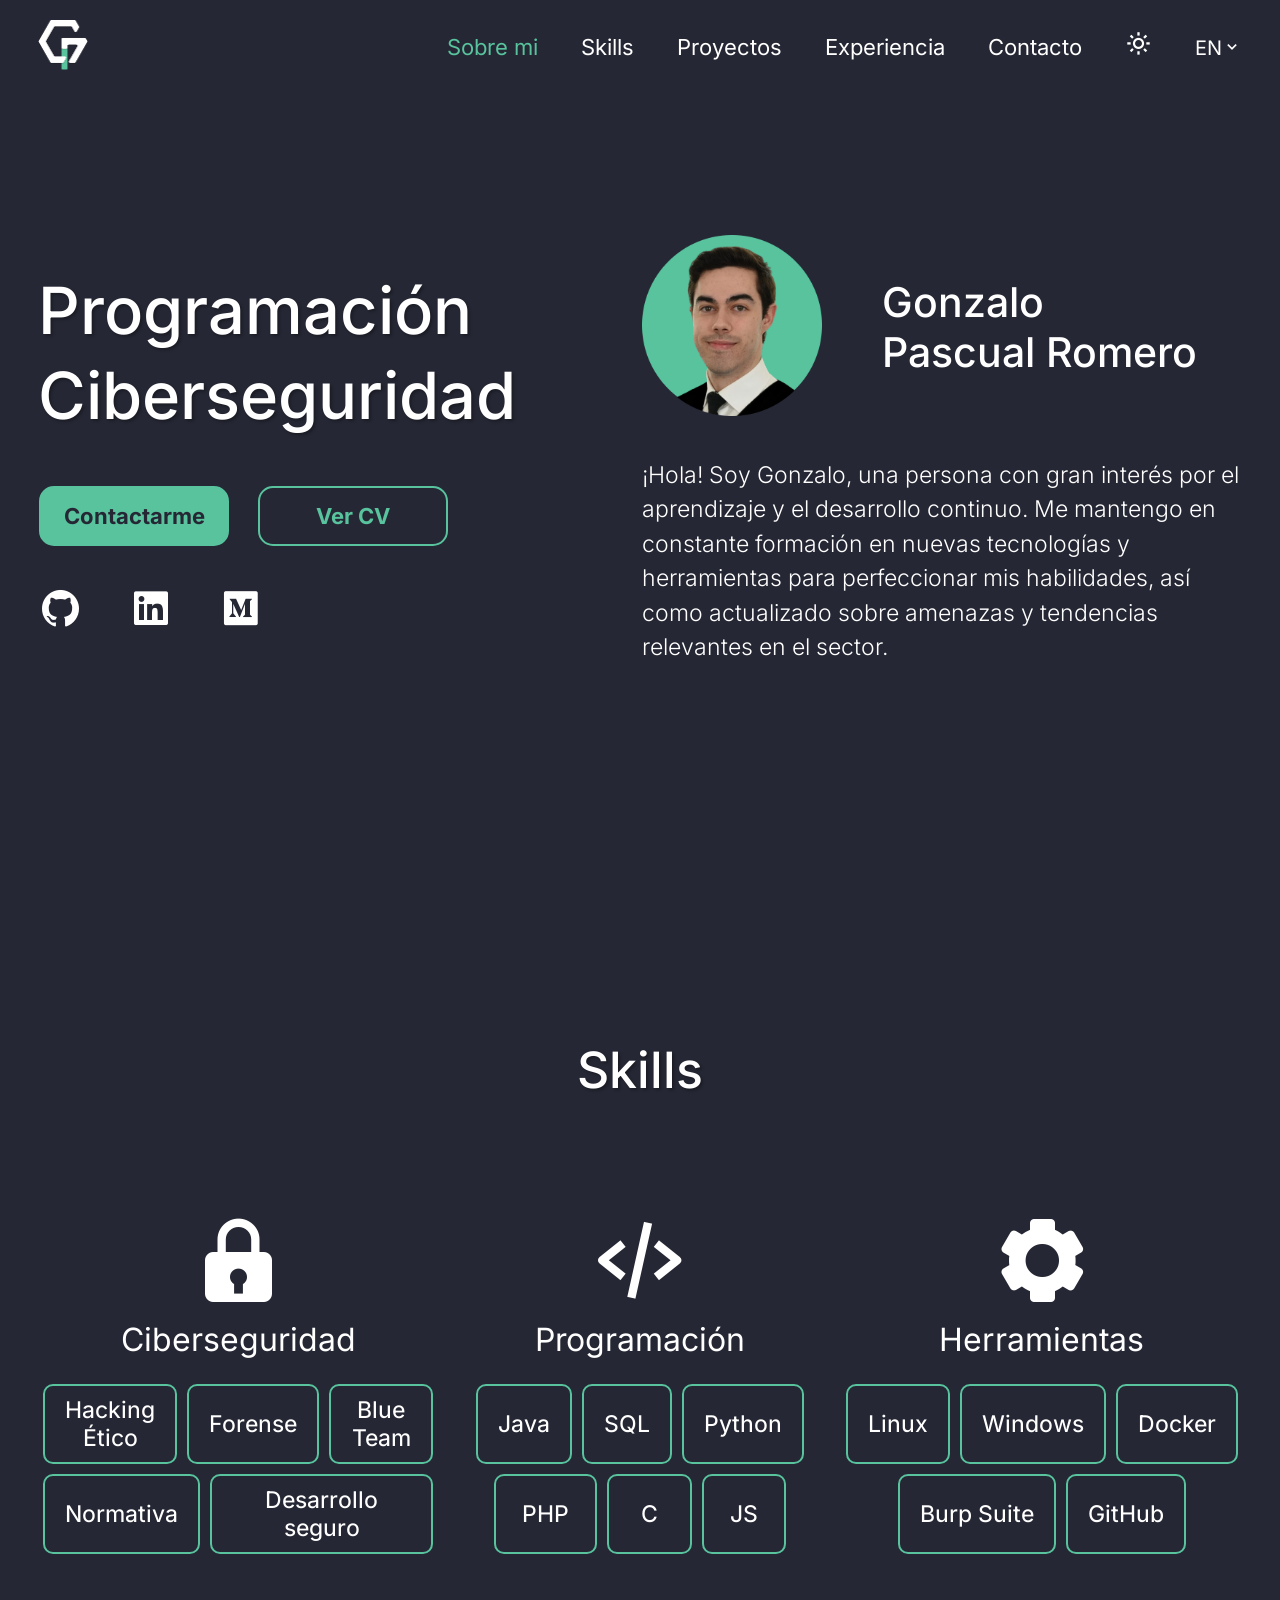
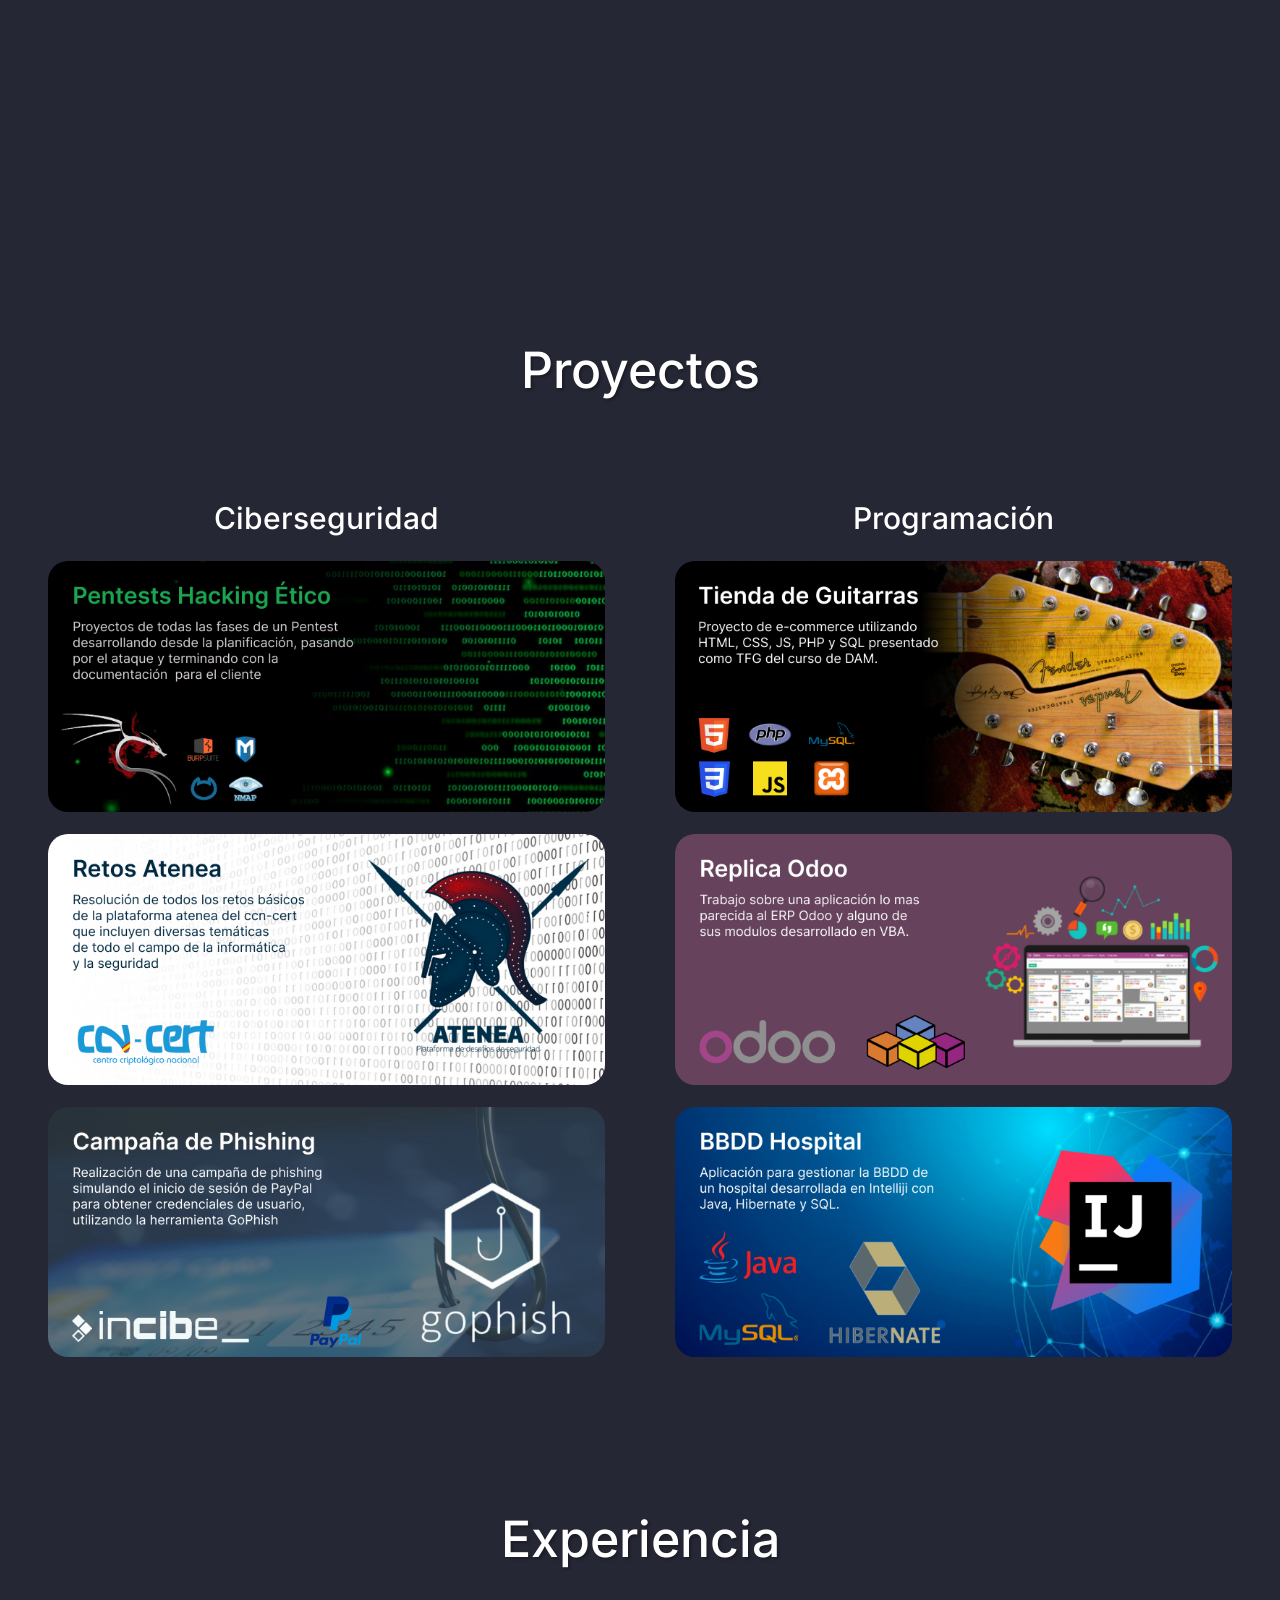
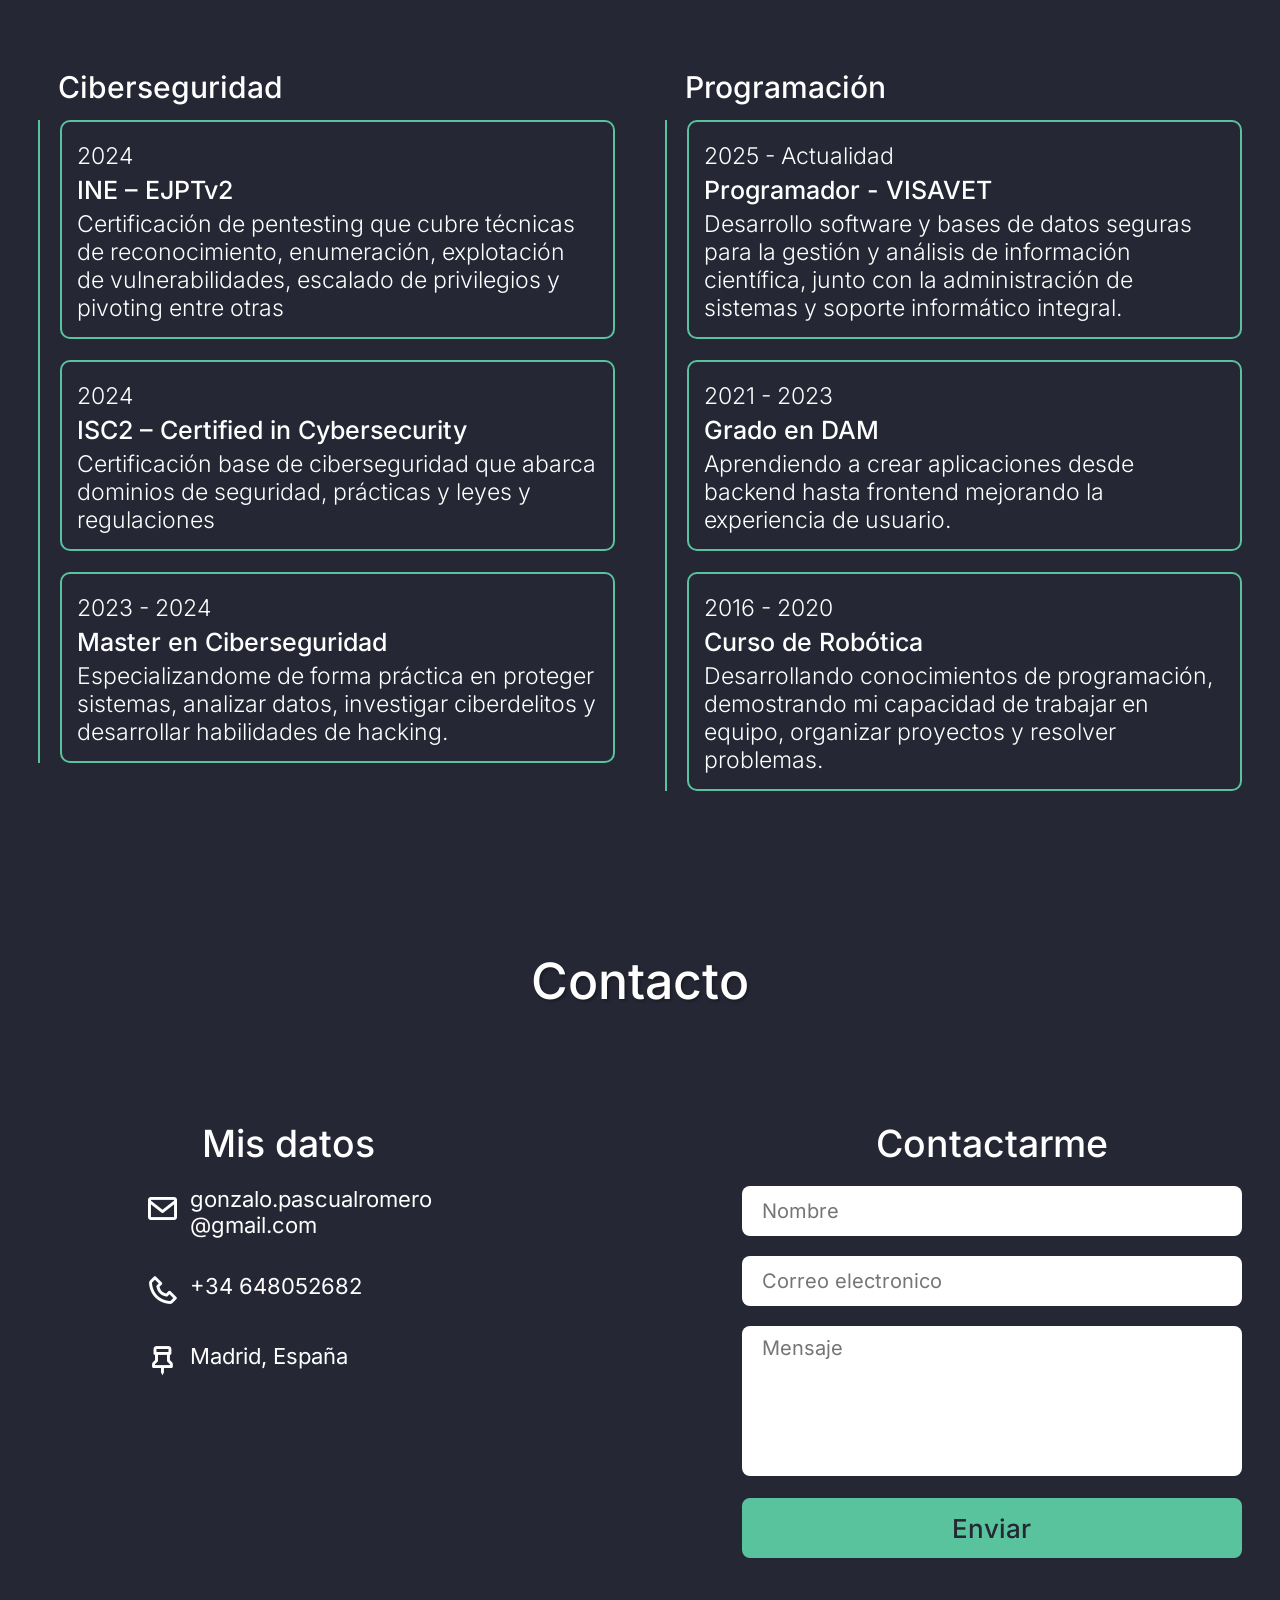
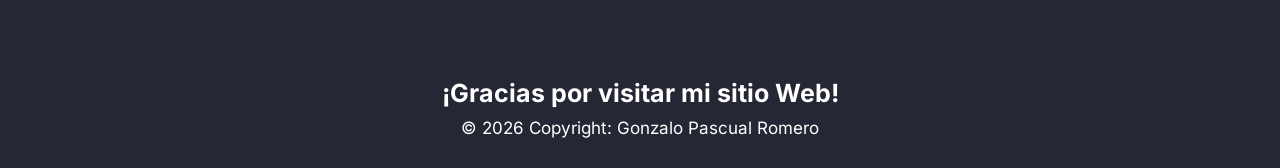
<file: apps/porfolio/index.html>
<!DOCTYPE html>
<html lang="es">

<head>
    <meta charset="UTF-8">
    <meta name="viewport" content="width=device-width, initial-scale=1.0">
    <meta name="description" content="Portfolio de Gonzalo Pascual Romero, ingeniero de software especializado en ciberseguridad y desarrollo seguro.">
    <meta name="author" content="Gonzalo Pascual Romero">
    <meta name="theme-color" content="#252734">
    <meta property="og:type" content="website">
    <meta property="og:title" content="Gonzalo Pascual Romero">
    <meta property="og:description" content="Ingeniero de software especializado en ciberseguridad y desarrollo seguro.">
    <meta property="og:url" content="https://gonzalopascual.es/">
    <meta property="og:image" content="https://gonzalopascual.es/imagenes/foto.png">
    <meta property="og:locale" content="es_ES">
    <link rel="shortcut icon" href="imagenes/gblanco.png" />
    <link rel="stylesheet" href="css/navbar.css">
    <link rel="stylesheet" href="css/home.css">
    <link rel="stylesheet" href="css/skills.css">
    <link rel="stylesheet" href="css/formacion.css">
    <link rel="stylesheet" href="css/proyectos.css">
    <link rel="stylesheet" href="css/contacto.css">
    <link rel="stylesheet" href="css/responsive.css">
    <link rel="stylesheet" href="css/estrellas.css">
    <title>Gonzalo Pascual</title>
    <!-- ICONOS -->
    <link rel="stylesheet" href="vendor/boxicons/css/boxicons.min.css">

</head>

<body class="cambiocolor">
    <!-- BARRA DE NAVEGACIÓN -->
    <header class="header">
        <a href="#home" class="logo" id="logo_color"><img class="logo"
                src="imagenes/gblancosinfondo.png" alt="Logo de Gonzalo Pascual"><span class="animate" style="--i:1;"></span></a>
        <div class="bx bx-menu" id="menu-icon"><span class="animate" style="--i:2;"></span></div>
        <nav class="navbar">
            <a href="#home" class="active" id="casa">Sobre mi</a>
            <a href="#skills">Skills</a>
            <a href="#proyects" id="proyectos">Proyectos</a>
            <a href="#formacion" id="formation">Experiencia</a>
            <a href="#contacto" id="contact">Contacto</a>
            <label for="toggle" id="label_toggle" class="solluna"><i class='bx bx-sun'></i></label>
            <input type="checkbox" id="toggle">
            <label for="toggle_idioma" id="idioma_toggle" class="idioma">EN<i class='bx bx-chevron-down'></i></label>
            <input type="checkbox" id="toggle_idioma">
            <span class="animate" style="--i:2;"></span>
        </nav>
    </header>
    <main>

        <!-- SOBRE MI -->
        <section class="home animated-section" id="home">
            <span class="estrella"></span>
            <span class="estrella"></span>
            <span class="estrella"></span>
            <span class="estrella"></span>
            <span class="estrella"></span>
            <span class="estrella"></span>
            <div class="home-content">
                <h1 class="sombra" id="trabajo">Programación<br>Ciberseguridad<span class="animate"></span></h1>
                <div class="botones">
                    <a href="#contacto" id="contactarme" class="btn">Contactarme</a>
                    <a href="CV_Gonzalo_Pascual_Romero_2024.pdf" id="curriculum" class="btn" target="_blank" rel="noopener noreferrer">Ver CV</a>
                </div>
                <div class="social">
                    <a href="https://github.com/gonzalo-pascual" target="_blank" rel="noopener noreferrer"><i class='bx bxl-github'></i></a>
                    <a href="https://www.linkedin.com/in/gonzalo-pascual-romero" target="_blank" rel="noopener noreferrer"><i
                            class='bx bxl-linkedin-square'></i></a>
                    <a href="https://medium.com/@gonzalo.pascualromero" target="_blank" rel="noopener noreferrer"><i
                            class='bx bxl-medium-square'></i></a>
                </div>
            </div>
            <div class="home-content">
                <div class="elguapo">
                    <div id="imgyo"><img class="imgyo" src="imagenes/foto.png" alt="Foto de Gonzalo Pascual"></div>
                    <h3 id="loquesoy">Gonzalo<br>Pascual Romero</h3>
                    <span class="animate" style="--i:2;"></span>
                </div>
                <div class="texto">
                    <p id="textosobremi">¡Hola! Soy Gonzalo, una persona con gran interés por el
                        aprendizaje y el desarrollo continuo. Me mantengo en constante formación
                        en nuevas tecnologías y herramientas para perfeccionar mis habilidades,
                        así como actualizado sobre amenazas y tendencias relevantes en el sector.
                    </p>
                </div>

            </div>
        </section>

        <!-- SKILLS -->
        <section class="skills" id="skills">
            <div class="centrado">
                <div class="titulo">
                    <h1>Skills</h1>
                </div>
                <div class="contenedorcartas">
                    <div class="cartas">
                        <i class='bx bxs-lock'></i>
                        <h3 id="ciberseguridad">Ciberseguridad</h3>
                        <div class="articulos">
                            <div class="cuadro">
                                <h4 id="hacking">Hacking Ético</h4>
                                <p id="hackingtexto" class="textocuadro">-Informes de pentest<br>-Kali Linux<br>-Nmap /
                                    Netcat<br>-Burp Suite<br>-Metasploit</p>
                            </div>
                            <div class="cuadro">
                                <h4 id="forense" class="tamañocarta">Forense</h4>
                                <p id="forensetexto" class="textocuadro">-Informes periciales<br>-Cadena de
                                    custodia<br>-Herramientas forenses<br>-Recuperación de datos<br>-Obtención de
                                    evidencia</p>
                            </div>
                            <div class="cuadro">
                                <h4 id="blueteam">Blue Team</h4>
                                <p id="blueteamtexto" class="textocuadro">-Bastionado de redes y
                                    sistemas<br>-Segmentación de redes<br>-Cifrados<br>-Gestión de cuentas</p>
                            </div>
                        </div>
                        <div class="articulos">
                            <div class="cuadro">
                                <h4 id="normativa" class="tamañocarta">Normativa</h4>
                                <p id="normativatexto" class="textocuadro">-RGPD<br>-ENS<br>-Convenio de
                                    budapest<br>-ISO 27000 / 22300<br>-ISO 42001</p>
                            </div>
                            <div class="cuadro">
                                <h4 id="produccion">Desarrollo seguro</h4>
                                <p id="producciontexto" class="textocuadro">-Analisis de
                                    código<br>-Vulnerabilidades<br>-SQLI / XSS<br>-SecDevOps<br>-Docker</p>
                            </div>
                        </div>
                    </div>
                    <div class="cartas">
                        <i class='bx bx-code-alt'></i>
                        <h3 id="programacion">Programación</h3>
                        <div class="articulos">
                            <div class="cuadro">
                                <h4 class="tamañocarta">Java</h4>
                                <p id="javatexto" class="textocuadro">-POO<br>-Threads<br>-Manejo de
                                    excepciones<br>-Colecciones<br>-Swing</p>
                            </div>
                            <div class="cuadro">
                                <h4 class="tamañocarta">SQL</h4>
                                <p id="sqltexto" class="textocuadro">-PLSQL<br>-Consultas
                                    avanzadas<br>-Vistas<br>-Triggers<br>-CRUD</p>
                            </div>
                            <div class="cuadro">
                                <h4 class="tamañocarta">Python</h4>
                                <p id="pythontexto" class="textocuadro">-POO<br>-Tipo de datos<br>-Expresiones
                                    regulares<br>-Módulos y paquetes<br>-Manejo de excepciones</p>
                            </div>
                        </div>
                        <div class="articulos">
                            <div class="cuadro">
                                <h4 class="tamañocarta">&nbsp;PHP&nbsp;</h4>
                                <p id="phptexto" class="textocuadro">-Formularios<br>-Sesiones<br>-Manejo de
                                    errores<br>-Expresiones regulares<br>-Seguridad</p>
                            </div>
                            <div class="cuadro">
                                <h4 class="tamañocarta">&nbsp;&nbsp;C&nbsp;&nbsp;</h4>
                                <p id="ctexto" class="textocuadro">
                                    -Arrays<br>-Punteros<br>-Funcines<br>-Librerias<br>-Depuracións</p>
                            </div>
                            <div class="cuadro">
                                <h4 class="tamañocarta">&nbsp;JS&nbsp;</h4>
                                <p id="jstexto" class="textocuadro">-Funcines<br>-Manejo de
                                    eventos<br>-DOM<br>-Frameworks<br>-JSON</p>
                            </div>
                        </div>
                    </div>
                    <div class="cartas herramientas">
                        <i class='bx bxs-cog'></i>
                        <h3 id="herramientastexto">Herramientas</h3>
                        <div class="articulos">
                            <div class="cuadro">
                                <h4 class="tamañocarta">Linux</h4>
                                <p id="linuxtexto" class="textocuadro">-Ubuntu Server<br>-Kali Linux<br>-Snort<br>-Shell
                                    scripting<br>-Gestion de paquetes</p>
                            </div>
                            <div class="cuadro">
                                <h4 class="tamañocarta">Windows</h4>
                                <p id="windowstexto" class="textocuadro">-Windows
                                    Server<br>-IIS<br>-CMD/PowerShell<br>-Monitoreo y gestión<br>-Active Directory</p>
                            </div>
                            <div class="cuadro">
                                <h4 class="tamañocarta">Docker</h4>
                                <p id="dockertexto" class="textocuadro">-Gestionar contenedores<br>-Desarrollo y
                                    pruebas<br>-Control de versiones<br>-CI/CD<br>-Monitorización</p>
                            </div>
                        </div>
                        <div class="articulos">
                            <div class="cuadro">
                                <h4 class="tamañocarta">Burp Suite</h4>
                                <p id="burpsuitetexto" class="textocuadro">-SQL Injectión<br>-XSS<br>-Manipulación
                                    HTTP<br>-Fuerza bruta<br>-Análisis de código</p>
                            </div>
                            <div class="cuadro">
                                <h4 class="tamañocarta">GitHub</h4>
                                <p id="githubtexto" class="textocuadro">-Gestión de repositorios<br>-Control de
                                    versiones<br>-Pull requests<br>-Branches<br>-GitHub Pages</p>
                            </div>
                        </div>
                    </div>
                </div>
            </div>
        </section>

        <!-- Proyectos -->
        <section id="proyects" class="proyecto">
            <div class="titulo">
                <h1 id="proyectos1">Proyectos</h1>
            </div>
            <div class="proyecto-row">
                <div class="proyecto-column">
                    <h3 id="ciberseguridad1" class="title">Ciberseguridad</h3>
                    <div class="proyecto-content">
                        <div class="content">
                            <a id="hackingetico"
                                href="https://github.com/Gonzalo-Pascual/Ciberseguridad/tree/main/Hacking%20%C3%89tico/Pentesting"
                                target="_blank" rel="noopener noreferrer">
                                <img src="imagenes/hackingetico.png" alt="Proyecto de Hacking Ético y Pentesting" loading="lazy">
                            </a>
                        </div>
                    </div>
                    <div class="proyecto-content">
                        <div class="content">
                            <a id="atenea"
                                href="https://github.com/Gonzalo-Pascual/Ciberseguridad/tree/main/Hacking%20%C3%89tico/Practicas"
                                target="_blank" rel="noopener noreferrer">
                                <img src="imagenes/atenea.png" alt="Prácticas de Hacking Ético en Atenea" loading="lazy">
                            </a>
                        </div>
                    </div>
                    <div class="proyecto-content">
                        <div class="content">
                            <a id="phishing"
                                href="https://github.com/Gonzalo-Pascual/Ciberseguridad/tree/main/Incidentes%20de%20ciberseguridad"
                                target="_blank" rel="noopener noreferrer">
                                <img src="imagenes/phishing.png" alt="Análisis de incidente de phishing" loading="lazy">
                            </a>
                        </div>
                    </div>
                </div>

                <div class="proyecto-column">
                    <h3 id="programacion1" class="title">Programación</h3>
                    <div class="proyecto-content">
                        <div class="content">
                            <a id="guitarra" href="https://github.com/Gonzalo-Pascual/DAM/tree/main/TFG"
                                target="_blank" rel="noopener noreferrer">
                                <img src="imagenes/guitarra.png" alt="Tienda de guitarras (TFG)" loading="lazy">
                            </a>
                        </div>
                    </div>
                    <div class="proyecto-content">
                        <div class="content">
                            <a id="odoo"
                                href="https://github.com/Gonzalo-Pascual/DAM/tree/main/SGE/Odoo-GonzaloPascualRomero"
                                target="_blank" rel="noopener noreferrer">
                                <img src="imagenes/odoo.png" alt="Réplica del ERP Odoo" loading="lazy">
                            </a>
                        </div>
                    </div>
                    <div class="proyecto-content">
                        <div class="content">
                            <a id="bbdd"
                                href="https://github.com/Gonzalo-Pascual/DAM/tree/main/Acceso%20a%20Datos/FinalBBDD-Hibernate_GonzaloPascualRomero"
                                target="_blank" rel="noopener noreferrer">
                                <img src="imagenes/bbdd.png" alt="Base de datos de un hospital" loading="lazy">
                            </a>
                        </div>
                    </div>
                </div>
            </div>
        </section>


        <!-- FORMACIÓN -->
        <section class="education" id="formacion">
            <div class="titulo">
                <h1 id="formacion1">Experiencia</h1>
            </div>
            <div class="education-row">
                <div class="education-column">
                    <h3 class="title" id="ciberseguridad2">Ciberseguridad</h3>
                    <div class="education-box line">
                        <div class="education-content">
                            <div class="content">
                                <div class="anio">
                                    <p>2024</p>
                                </div>
                                <h3 id="ine">INE – EJPTv2</h3>
                                <p id="inetexto">Certificación de pentesting que cubre técnicas de reconocimiento,
                                    enumeración, explotación de vulnerabilidades, escalado de privilegios y pivoting
                                    entre otras </p>
                            </div>
                        </div>
                    </div>
                    <div class="education-box line">
                        <div class="education-content">
                            <div class="content">
                                <div class="anio">
                                    <p>2024</p>
                                </div>
                                <h3 id="isc2">ISC2 – Certified in Cybersecurity</h3>
                                <p id="isc2texto">Certificación base de ciberseguridad que abarca dominios de seguridad,
                                    prácticas y leyes y regulaciones </p>
                            </div>
                        </div>
                    </div>
                    <div class="education-box">
                        <div class="education-content">
                            <div class="content">
                                <div class="anio">
                                    <p>2023 - 2024</p>
                                </div>
                                <h3 id="master">Master en Ciberseguridad</h3>
                                <p id="mastertexto">Especializandome de forma práctica en proteger sistemas, analizar
                                    datos, investigar ciberdelitos y desarrollar habilidades de hacking.
                                </p>
                            </div>
                        </div>
                    </div>
                </div>
                <div class="education-column">
                    <h3 id="programacion2" class="title">Programación</h3>
                    <div class="education-box line">
                        <div class="education-content">
                            <div class="content">
                                <div class="anio">
                                    <p id="visavetanio" >2025 - Actualidad</p>
                                </div>
                                <h3 id="visavet">Programador - VISAVET</h3>
                                <p id="visavettexto">Desarrollo software y bases de datos seguras para la gestión
                                    y análisis de información científica, junto con la administración de sistemas y soporte informático integral.

                                </p>
                            </div>
                        </div>
                    </div>
                    <div class="education-box line">
                        <div class="education-content">
                            <div class="content">
                                <div class="anio">
                                    <p>2021 - 2023</p>
                                </div>
                                <h3 id="dam">Grado en DAM</h3>
                                <p id="damtexto">Aprendiendo a crear aplicaciones desde backend hasta frontend
                                    mejorando la experiencia de usuario.

                                </p>
                            </div>
                        </div>
                    </div>
                    <div class="education-box">
                        <div class="education-content">
                            <div class="content">
                                <div class="anio">
                                    <p>2016 - 2020</p>
                                </div>
                                <h3 id="robotica">Curso de Robótica</h3>
                                <p id="roboticatexto"> Desarrollando conocimientos de programación, demostrando mi capacidad de
                                    trabajar en equipo, organizar proyectos y resolver problemas.

                                </p>
                            </div>
                        </div>
                    </div>
                </div>
            </div>
        </section>



        <!-- CONTACTO -->
        <section class="contacto" id="contacto">
            <div class="centrado">
                <div class="titulo">
                    <h1 id="contact1">Contacto</h1>
                </div>
                <div class="contacto-contenido">
                    <div class="misdatos">
                        <div class="nombre">
                            <h3 id="misdatos">Mis datos</h3>
                        </div>
                        <div class="contenidodatos">
                            <div class="centradotexto">
                                <div class="iconotexto">
                                    <i class='bx bx-envelope correo'></i>
                                    <h4>gonzalo.pascualromero<br>@gmail.com</h4>
                                </div>
                                <div class="iconotexto">
                                    <i class='bx bx-phone'></i>
                                    <h4>+34 648052682</h4>
                                </div>
                                <div class="iconotexto">
                                    <i class='bx bx-pin'></i>
                                    <h4 id="locationtext">Madrid, España</h4>
                                </div>
                            </div>
                        </div>
                    </div>
                    <div class="misdatos">
                        <div class="nombre">
                            <h3 id="contactarme1">Contactarme</h3>
                        </div>
                        <form action="https://formspree.io/f/xqkvbzql" method="POST" class="contenidodatos">
                            <div id="formulario">
                                <input type="text" name="name" id="nomretexto" class="inputdatos" placeholder="Nombre" aria-label="Nombre">
                                <input type="email" name="email" class="inputdatos" placeholder="Correo electronico" aria-label="Correo electrónico">
                                <textarea name="message" placeholder="Mensaje" class="textdatos" cols="30"
                                    rows="10" aria-label="Mensaje"></textarea>
                            </div>
                            <button id="send" class="botondatos">Enviar</button>
                        </form>
                    </div>
                </div>
            </div>
            <footer>
                <h2 id="gracias">¡Gracias por visitar mi sitio Web!</h2>
                <h3>© <span id="anio"></span> Copyright: Gonzalo Pascual Romero</h3>
            </footer>
        </section>
    </main>
    <!-- FOOTER -->

    <!-- ENLACE JS -->
    <script src="js/script.js"></script>
</body>

</html>
</file>
<file: apps/porfolio/css/navbar.css>
@font-face {
    font-family: 'Inter';
    font-style: normal;
    font-weight: 100 900;
    font-display: swap;
    src: url('../vendor/fonts/inter-latin-wght-normal.woff2') format('woff2');
}


* {
    margin: 0;
    padding: 0;
    box-sizing: border-box;
    text-decoration: none;
    border: none;
    outline: none;
    scroll-behavior: smooth;
    font-family: 'Inter', sans-serif;

}

:root {
    --fondo-oscuro: #D9DADF;
    --fondo-mas-oscuro: #D9DADF;
    --contraste: #007663;
    --negro: #fff;
    --blanco: #000;
    --opacidad-baja: 0.1;
    --opacidad-alta: 1;
    --estrellas: 51, 54, 70;
}

.cambiocolor {
    --fondo-oscuro: #252734;
    --fondo-mas-oscuro: #252734;
    --fondo-claro: #F1F3FF;
    --contraste: #58C39D;
    --negro: #000;
    --blanco: #FFF;
    --opacidad-baja: 0.1;
    --opacidad-alta: 1;
    --estrellas: 204, 205, 211;
}

html {
    font-size: 62.5%;
    overflow-x: hidden;

}

body {
    background-color: var(--fondo-oscuro);
    color: var(--blanco);
}

.logo .animate,
.navbar .animate,
#menu-icon .animate,
.home.animated-section .animate {
    position: absolute;
    top: 0;
    right: 0;
    width: 100%;
    height: 100%;
    background-color: var(--fondo-oscuro);
    z-index: 98;
}

.animate {
    animation: showRight 1s ease forwards;
    animation-delay: calc(.3s * var(--i));
}

@keyframes showRight {
    100% {
        width: 0;
    }
}

.header {
    position: fixed;
    top: 0;
    left: 0;
    width: 100%;
    padding: 2rem 9%;
    background-color: var(--fondo-oscuro);
    display: flex;
    justify-content: space-between;
    align-items: center;
    z-index: 100;

}

#toggle,
#toggle_idioma {
    display: none;
}

.header.sticky {
    box-shadow: 0 .5rem 1rem rgba(0, 0, 0, .2);
    transition: .2s;
}

.logo {
    position: relative;
    width: 50px;
    height: 50px;

}

.imgyo {
    width: 180px;
}

.navbar {
    position: relative;
}

.navbar .solluna {
    font-size: 2.7rem;
    color: var(--blanco);
    font-weight: 400;
    align-items: center;
    margin-left: 4rem;
    transition: .3s;
    text-align: center;
}

.navbar .idioma {
    font-size: 2rem;
    color: var(--blanco);
    font-weight: 400;
    align-items: center;
    margin-left: 4rem;
    transition: .3s;
    text-align: center;
}

.navbar a {
    font-size: 2.2rem;
    color: var(--blanco);
    font-weight: 400;
    margin-left: 4rem;
    text-decoration: none;
    transition: .3s;
    align-items: flex-start;
}

.navbar a:hover,
.navbar a.active,
.navbar label:hover {
    color: var(--contraste);
}

#menu-icon {
    position: relative;
    font-size: 5rem;
    color: var(--blanco);
    cursor: pointer;
    display: none;
}
</file>
<file: apps/porfolio/css/home.css>
section {
    min-height: 100vh;
    padding: 10rem 9% 2rem;
    z-index: 1;
    overflow: hidden;
}

h1 {
    text-shadow: 2px 2px 3px rgba(0, 0, 0, .3);
    font-weight: 500;
}

.home {
    display: flex;
    align-items: center;
    justify-content: space-between;
    padding: 0 9%;
    overflow: hidden;
}

.home-content {
    max-width: 60rem;
}

.home-content h1 {
    font-size: 6.5rem;
    font-weight: 500;
    line-height: 1.3;
    margin-bottom: 3px;
}


#loquesoy {
    animation: cambioDeColor 4s forwards infinite alternate-reverse;
  }

  @keyframes cambioDeColor {
    0% {
      color: var(--blanco);
    }
    100% {
      color: var(--contraste);
    }
  }


.botones {
    position: relative;
    display: flex;
    justify-content: space-between;
    width: 41rem;
    height: 6rem;
}

.botones .btn {
    position: relative;
    display: inline-flex;
    justify-content: center;
    align-items: center;
    margin-top: 45px;
    margin-left: 1px;
    width: 19rem;
    height: 100%;
    background-color: var(--contraste);
    border: .2rem solid var(--contraste);
    border-radius: 1.5rem;
    font-size: 2.2rem;
    font-weight: 700;
    color: var(--fondo-oscuro);
    z-index: 1;
    overflow: hidden;
    transition: .5s;
}

.botones .btn:hover {
    color: var(--contraste);
}

.botones .btn:nth-child(2) {
    background: transparent;
    color: var(--contraste);
}

.botones .btn:nth-child(2):hover {
    color: var(--fondo-oscuro);
}

.botones .btn:nth-child(2)::before {
    background: var(--contraste);

}

.botones .btn::before {
    content: '';
    position: absolute;
    top: 0;
    left: 0;
    width: 0%;
    height: 100%;
    background: var(--fondo-oscuro);
    z-index: -1;
    transition: .5s;
}

.botones .btn:hover::before {
    width: 100%;
}

.social {
    margin-top: 85px;

    position: relative;
    display: inline-flex;
}

.social i {
    text-decoration: none;
    font-size: 4.5rem;
    margin-right: 45px;
    color: var(--blanco);

}

.social i:hover {
    color: var(--contraste);
    transition: .3s;
}

.elguapo {
    display: flex;
    justify-content: flex-start;
    align-items: center;
}

.elguapo h3 {
    margin-left: 6rem;
    font-weight: 500;
    font-size: 4.1rem;
}

.home-content p {
    margin-top: 4rem;
    font-weight: 300;
    font-size: 2.3rem;
    line-height: 1.5;
}

.mas {
    display: flex;
    justify-content: flex-start;
    margin-top: 40px;
    align-items: center;
}

.mas a,
.mas i {
    text-decoration: none;
    color: var(--contraste);
    font-size: 2.2rem;
    font-weight: 600;
    margin-right: 5px;
}
</file>
<file: apps/porfolio/css/skills.css>
/* SKILLS */

.skills {
    z-index: -1;
    display: flex;
    align-items: center;
    flex-direction: column;
}

.centrado {
    width: 100%;
    align-items: center;

}

.titulo {
    text-align: center;
    margin: 3rem 0 5rem 0;
}

.titulo h1 {
    font-size: 5rem;
    padding: 2rem 0 5rem 0;
}

.contenedorcartas {
    display: flex;
    justify-content: space-between;
    align-items: center;
    flex-wrap: wrap;
}

.contenedorcartas .cartas {
    display: block;
    align-items: center;
    text-align: center;
    width: 40rem;
    height: 36rem;
    position: relative;
}

.contenedorcartas .cartas h3,
.misdatos .nombre {
    margin-top: 1rem;
    margin-bottom: 2rem;
    font-size: 3.2rem;
    font-weight: 400;
}

.contenedorcartas .cartas i {
    margin-top: 1rem;
    font-size: 10rem;
}

.cartas .articulos {
    display: flex;
    justify-content: center;
    align-items: center;
}

.tamañocarta {
    height: 80px;
    line-height: 56px; 
}

.articulos h4 {
    padding: 1rem 2rem;
    margin: .5rem;
    font-size: 2.3rem;
    border: 2px solid var(--contraste);
    border-radius: 10px;
    text-align: center;
    font-weight: 450;
    position: relative; 
}

.articulos h4:hover {
    background-color: var(--contraste);
    color: var(--fondo-oscuro);
}


.cuadro {
    position: relative;
    display: inline-block;
    color: var(--blanco);
}

.cuadro:hover .textocuadro ,.cuadro:hover .textocuadro2 {
    display: block; 
}

.textocuadro {
    display: none;
    position: absolute;
    text-align: start;
    margin: 0;
    min-height: 100px;
    min-width: 220px; 
    top: -90%;
    left: 50%;
    transform: translate(-50%, -50%);
    background-color: rgba(0, 0, 0, 0.8); 
    color: white;
    padding: 0.5rem 1rem;
    border-radius: 5px;
    font-size: 1.8rem;
    z-index: 1; 
}
</file>
<file: apps/porfolio/css/formacion.css>
/* FORMACIÓN */

.tituloformacion {
    text-align: center;
    margin: 10rem 0 5rem 0;
}

.tituloformacion h1 {
    font-size: 5rem;
    padding: 2rem 0 0rem 0;
}

.education {
    display: flex;
    align-items: center;
    flex-direction: column;
    padding-bottom: 5rem;
}

.education .education-row {
    display: flex;
    flex-wrap: wrap;
    gap: 5rem;
}

.education-row .education-column {
    flex: 1 1 40rem;
}

.education-column .title {
    font-size: 3rem;
    margin: 0 0 1.5rem 2rem;
    font-weight: 500;
}

.content .link {
    text-decoration: none;
    color: var(--blanco);
}

.education-column .education-box {
    border-left: .2rem solid var(--contraste);
}

.education-column .line {
    padding-bottom: .1rem;
}

.education-box .education-content {
    position: relative;
    padding-left: 2rem;
}

.education-content .content {
    position: relative;
    padding: 1.5rem;
    border: .2rem solid var(--contraste);
    border-radius: 10px;
    margin-bottom: 2rem;
    
}

.education-content .content .anio {
    font-size: 1.5rem;
    color: var(--blanco);
    padding-bottom: .5rem;
}

.education-content .content h3 {
    font-size: 2.5rem;
    font-weight: 500;

}

.education-content .content p {
    font-size: 2.3rem;
    padding-top: .5rem;
    font-weight: 300;
}
</file>
<file: apps/porfolio/css/proyectos.css>
/* FORMACIÓN */
.proyecto{
    position: relative; /* Asegura que los elementos absolutos se posicionen relativos a esta sección */
    z-index: 0;}

.tituloformacion {
    text-align: center;
    margin: 10rem 0 5rem 0;
}

.tituloformacion h1 {
    font-size: 5rem;
    padding: 2rem 0 0rem 0;
}

.proyecto {
    display: flex;
    align-items: center;
    flex-direction: column;
    padding-bottom: 5rem;
}

.proyecto .proyecto-row {
    display: flex;
    flex-wrap: wrap;
    gap: 5rem;
}

.proyecto-row .proyecto-column {
    flex: 1 1 40rem;
}

.proyecto-column .title {
    font-size: 3rem;
    margin: 0 0 1.5rem;
    text-align: center;
    font-weight: 500;
}

.content .link {
    text-decoration: none;
    color: var(--blanco);
}


.proyecto-column .line {
    padding-bottom: .1rem;
}

.proyecto-box .proyecto-content {
    position: relative;
    padding-left: 2rem;
}

.proyecto-content .content{
    display: flex;
    justify-content: space-around;
}


.content img{
    width: 100%;
    padding: 1rem;
    transition: 0.4s ease-in-out;
    border-radius: 30px;
}

.proyecto-content .content:hover {
    transform: scale(1.04);
    transition: 0.4s ease-in-out;
}
</file>
<file: apps/porfolio/css/contacto.css>
/* CONTACTO */
.contacto {
    display: flex;
    align-items: center;
    flex-direction: column;
}

.centrado .contacto-contenido {
    align-items: flex-start;
    display: flex;
    justify-content: space-around;

}

.contacto-contenido .misdatos {
    justify-content: center;
    display: flex;
    flex-direction: column;
    width: 50rem;
    margin-bottom: 4rem;
}

.nombre h3 {
    text-align: center;
    font-weight: 500;

}

.misdatos .contenidodatos {
    justify-content: center;
    display: flex;
    flex-direction: column;
    align-items: center;
}

.contenidodatos .centradotexto {
    align-items: start;
}

.centradotexto .iconotexto {
    display: flex;
    justify-content: flex-start;
    align-items: flex-start;
    margin-bottom: 3.5rem;
}

.iconotexto h4 {
    font-size: 2.2rem;
    font-weight: 400;
}

.iconotexto i {
    font-size: 3.5rem;
    margin-right: 1rem;
}

.iconotexto .correo {
    margin-top: .5rem;
}

.contenidodatos .textdatos {
    width: 50rem;
    height: 15rem;
    resize: none;
}

.contenidodatos .inputdatos {
    width: 50rem;
    height: 5rem;
}


.contenidodatos .inputdatos,
.contenidodatos .textdatos {
    background-color: #fff;
    color: #000;
    padding: 1rem 2rem;
    margin-bottom: 2rem;
    font-size: 2rem;
    font-weight: 400;
    border-radius: 8px;
    outline: none;
    border: none;
}

.contenidodatos .inputdatos:hover,
.contenidodatos .textdatos:hover {
    outline: 3px solid #fff;
}

.contenidodatos .inputdatos:focus,
.contenidodatos .textdatos:focus {
    outline: 3px solid var(--contraste);

}

.contenidodatos .botondatos {
    position: relative;
    display: inline-flex;
    justify-content: center;
    align-items: center;
    overflow: hidden;
    background-color: var(--contraste);
    border: .2rem solid var(--contraste);
    color: var(--fondo-oscuro);
    z-index: 1;
    transition: .5s;
    width: 50rem;
    height: 6rem;
    padding: 1rem 2rem;
    font-size: 2.6rem;
    border-radius: 8px;
    font-weight: 500;
    margin-bottom: 5rem;
}

.contenidodatos .botondatos:hover {
    color: var(--contraste);
}

.contenidodatos .botondatos::before {
    content: '';
    position: absolute;
    top: 0;
    left: 0;
    width: 0%;
    height: 100%;
    background: var(--fondo-oscuro);
    z-index: -1;
    transition: .5s;
}

.contenidodatos .botondatos:hover::before {
    width: 100%;
}

footer {
    padding: 2rem 0;
    align-items: center;
    text-align: center;
    background-color: var(--fondo-mas-oscuro);
}

footer h2 {
    font-size: 2.5rem;
    margin: 1rem;
}

footer h3 {
    font-size: 1.7rem;
    font-weight: 400;
    margin: 1rem;
}
</file>
<file: apps/porfolio/css/responsive.css>
/* RESPONSIVE */

@media (max-width: 1400px) {
    .header {
        padding: 2rem 3%;
    }

    .home {
        padding: 0 3%;
    }

    .skills {
        padding: 9rem 3% 0 3%;
    }

    .contacto {
        padding: 9rem 3% 0 3%;
    }

    .centrado .contacto-contenido {
        justify-content: space-between;

    }

    .proyecto {
        padding: 9rem 3% 0 3%;

    }

    .education {
        padding: 9rem 3% 0 3%;
    }

}

@media (max-width: 1250px) {
    .home {
        min-height: 100vh;
        display: flex;
        flex-direction: column;
        align-items: center;
        justify-content: center;
        overflow: hidden;
    }

    .home-content h1 {
        margin-top: 90px;
    }

    .home-content {
        padding: 20px;
        margin: 10px auto;
    }

    .elguapo,
    .texto,
    .mas {
        margin: 0 auto 20px auto;
    }

    .contenedorcartas {
        justify-content: center;
    }

    .titulo h1 {
        padding: 2rem 0 0rem 0;
    }

    .herramientas {
        margin-top: 3rem;
    }

}


@media (max-width: 1000px) {

    .logo {
        width: 35px;
        height: 35px;
    }

    .header {
        background-color: var(--fondo-oscuro);
        padding: 1.2rem 3%;
    }

    #menu-icon {
        display: block;
    }

    .navbar {
        position: absolute;
        align-items: center;
        justify-content: center;
        text-align: center;
        overflow: hidden;
        top: 100%;
        left: -100%;
        width: 100%;
        padding: 1rem 4%;
        background-color: var(--fondo-mas-oscuro);
        box-shadow: 0 .5rem 1rem rgba(0, 0, 0, .2);
        transition: .25s ease;
    }


    .navbar.active {
        transition-delay: 0s;
        left: 0;

    }

    .navbar a {
        overflow: hidden;
        display: block;
        font-size: 2.8rem;
        margin: 3rem 0;
    }

    .navbar .solluna {
        display: block;
        font-size: 3.6rem;
        margin: 3rem 0;
    }

    .navbar .idioma {
        display: block;
        font-size: 2.8rem;
       margin: 0rem 0 2rem 1rem;
    }



}

@media (max-width: 904px) {

    .education {
        margin-bottom: 5rem;
    }

    .centrado .contacto-contenido {
        align-items: center;
        display: flex;
        flex-direction: column;
        justify-content: center;

    }


}

@media(max-width: 744px) {
    .herramientas {
        margin-top: 0rem;
        margin-bottom: 4rem;
    }

    .cartas {
        margin-top: 4rem;
    }

    .tamañocarta {
        height: 80px;
        line-height: 56px; 
    }
}

@media (max-width: 600px) {

    html {
        font-size: 45%;
        overflow-x: hidden;
    }

    .home {
        min-height: 100vh;
        display: flex;
        flex-direction: column;
        align-items: center;
        justify-content: center;
        padding: 0 1%;
        overflow: hidden;
    }

    .home-content h1 {
        margin-top: 0px;
    }

    .tamañocarta {
        height: 58px;
        line-height: 40px;
    }

    .elguapo h3 {
        margin-left: 2rem;
        font-weight: 700;
        font-size: 3.7rem;
    }

    .imgyo {
        width: 130px;
    }

    .textocuadro {
        display: none;
        position: absolute;
        text-align: start;
        margin: 0;
        min-height: 70px;
        min-width: 220px; 
        top: -90%;
        left: 50%;
        transform: translate(-50%, -50%);
        background-color: rgba(0, 0, 0, 0.8); 
        color: white;
        padding: 0.5rem 1rem;
        border-radius: 5px;
        font-size: 2rem;
        z-index: 1; 
    }

}

@media (max-width:410px) {

    html {
        font-size: 40%;
    }

    .imgyo {
        width: 100px;
    }

    .tamañocarta {
        height: 52px;
        line-height: 34px;
    }
}
</file>
<file: apps/porfolio/css/estrellas.css>
/* ESTRELLAS */

.animated-section .estrella {
    position: fixed;
    width: 4px;
    height: 4px;
    background: rgb(var(--estrellas));
    border-radius: 100%;
    box-shadow: 0 0 0 2px rgba(var(--estrellas), var(--opacidad-baja)), 0 0 0 5px rgba(var(--estrellas), var(--opacidad-baja)), 0 0 5px rgba(var(--estrellas), var(--opacidad-alta));
    animation: animate 2s linear infinite;
    z-index: -1;
}

.estrella .in-viewport {
    visibility: visible;
}

.animated-section .estrella::before {
    content: '';
    position: absolute;
    top: 50%;
    transform: translateY(-50%);
    width: 200px;
    height: 1.5px;
    background: linear-gradient(90deg, rgb(var(--estrellas)), transparent);
    z-index: 0;
}

@keyframes animate {
    0% {
        transform: rotate(315deg) translateX(0);
        opacity: 1;
    }

    70% {
        opacity: 1;
    }

    100% {
        transform: rotate(315deg) translateX(-1000px);
        opacity: 0;
    }

}

.estrella:nth-child(1) {
    top: 0;
    right: 83%;
    left: initial;
    animation-delay: 5s;
    animation-duration: 12s;
}

.estrella:nth-child(2) {
    top: 0;
    right: 60%;
    left: initial;
    animation-delay: 1s;
    animation-duration: 12s;
}



.estrella:nth-child(3) {
    top: 0px;
    right: 20%;
    left: initial;
    animation-delay: 1.5s;
    animation-duration: 12s;
}

.estrella:nth-child(4) {
    top: 65%;
    right: -15px;
    left: initial;
    animation-delay: 2s;
    animation-duration: 12s;
}


.estrella:nth-child(5) {
    top: 10%;
    right: -15px;
    left: initial;
    animation-delay: 4s;
    animation-duration: 12s;
}

.estrella:nth-child(6) {
    top: 0px;
    right: 37%;
    left: initial;
    animation-delay: 6s;
    animation-duration: 12s;
}


@media (max-width: 850px) {

    .animated-section .estrella::before {
        width: 100px;
    }

    .estrella:nth-child(1) {
        visibility: hidden;
    }

    .estrella:nth-child(3) {
        top: 0px;
        right: 0%;
    }

    .estrella:nth-child(4) {
        top: 75%;
        right: -15px;
    }

    .estrella:nth-child(5) {
        top: 35%;
        right: -15px;
    }

    .estrella:nth-child(6) {
        top: 0px;
        right: 20%;
    }

}


@media (max-width: 500px) {

    .estrella {
        position: absolute;
        top: 50%;
        left: 50%;
        width: 4px;
        height: 4px;
        background: var(--blanco);
        border-radius: 100%;
        box-shadow: 0 0 0 2px rgba(var(--estrellas), var(--opacidad-baja)), 0 0 0 4px rgba(var(--estrellas), var(--opacidad-baja)), 0 0 8px rgba(var(--estrellas), var(--opacidad-alta));
        animation: animate 4s linear infinite;
        z-index: -1;

    }

    .estrella:nth-child(1) {
        top: 0;
        right: 83%;
        animation-delay: 5s;
    }

    .estrella:nth-child(2) {
        visibility: hidden;
        top: 0;
        right: 60%;
        animation-delay: 1s;
    }



    .estrella:nth-child(3) {
        top: 0%;
        right: 0;
        animation-delay: 0s;
    }

    .estrella:nth-child(4) {
        top: 60%;
        right: -15px;
        animation-delay: 0s;
    }


    .estrella:nth-child(5) {
        top: 40%;
        right: -15px;
        animation-delay: 3.5s;
    }

    .estrella:nth-child(6) {
        top: 0px;
        right: 50%;
        animation-delay: 5s;
    }

}
</file>
